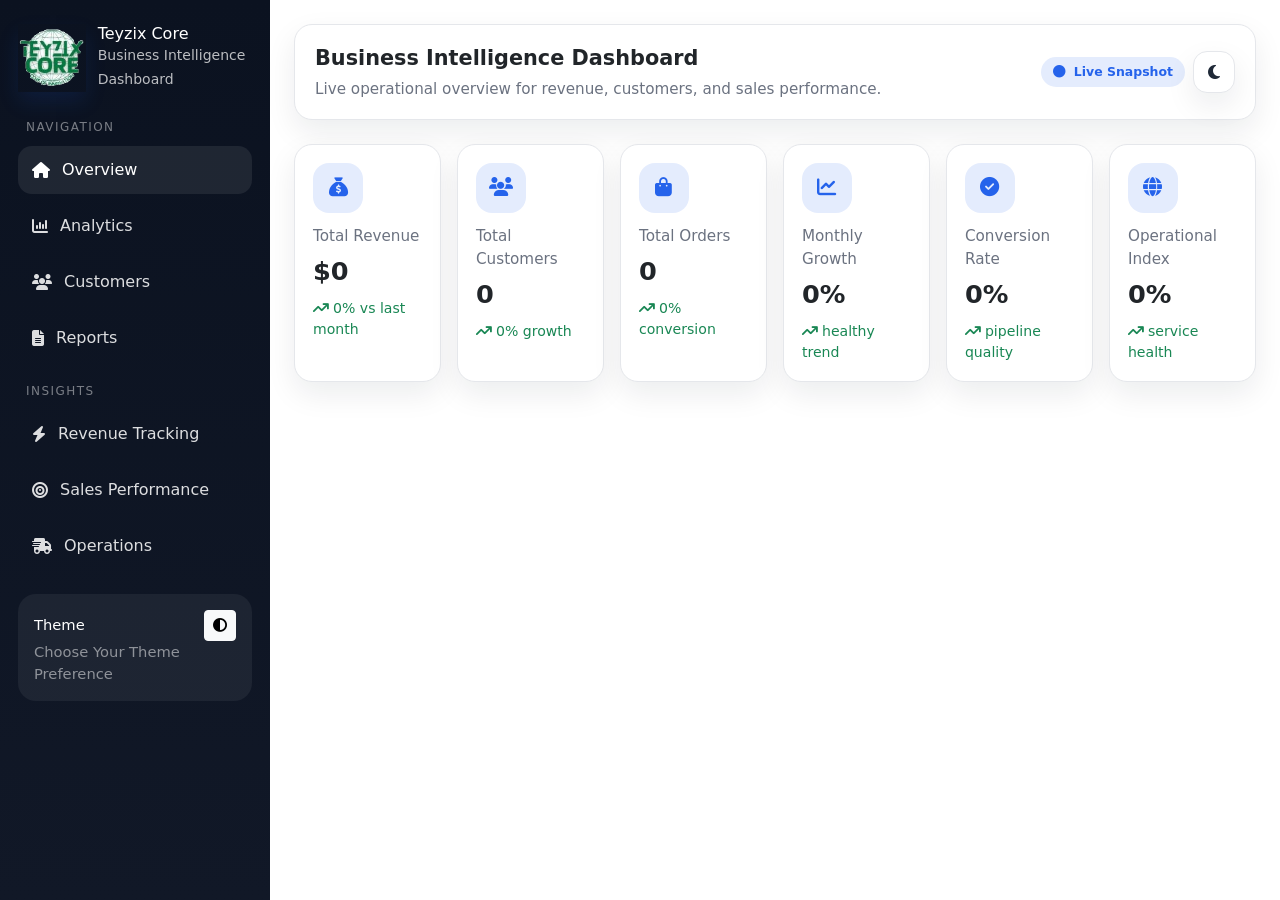
<file: index.html>
<!DOCTYPE html>
<html lang="en">

<head>
    <meta charset="UTF-8">
    <meta name="viewport" content="width=device-width, initial-scale=1.0">
    <title>TEYZIX CORE | Business intelligence Dashboard</title>
    <!-- CSS file -->
    <link rel="stylesheet" href="style.css">
    <!-- font awesome cdn -->
    <link rel="stylesheet" href="https://cdnjs.cloudflare.com/ajax/libs/font-awesome/6.5.0/css/all.min.css">
    <!-- Bootstrap cgn -->
    <link rel="stylesheet" href="https://cdn.jsdelivr.net/npm/bootstrap@5.3.3/dist/css/bootstrap.min.css">
</head>

<body>

    <section class="main-container">
        <!-- Sidebar -->
        <aside class="sidebar" id="sidebar">

            <div class="brand">
                <div class="brand-logo"><img src="./assets/logo.png" width="100%" alt="logo"></div>

                <section>
                    <h1>Teyzix Core</h1>
                    <small>Business Intelligence Dashboard</small>
                </section>
            </div>

            <div class="nav-title">
                Navigation
            </div>

            <a href="#overview" class="nav-link-custom active"><i class="fa-solid fa-house"></i> Overview</a>

            <a href="#analytics" class="nav-link-custom"><i class="fa-solid fa-chart-column"></i> Analytics</a>

            <a href="#customers" class="nav-link-custom"><i class="fa-solid fa-users"></i> Customers</a>

            <a href="#reports" class="nav-link-custom"><i class="fa-solid fa-file-lines"></i> Reports</a>

            <div class="nav-title">Insights</div>

            <a href="#" class="nav-link-custom"><i class="fa-solid fa-bolt"></i> Revenue Tracking</a>

            <a href="#" class="nav-link-custom"><i class="fa-solid fa-bullseye"></i> Sales Performance</a>

            <a href="#" class="nav-link-custom"><i class="fa-solid fa-truck-fast"></i> Operations</a>

            <div class="sidebar-footer mt-4">

                <div class="d-flex align-items-center justify-content-between flex-wrap gap-3">
                    <span>Theme</span>

                    <button class="btn btn-sm btn-light" id="themeToggleSide"><i
                            class="fa-solid fa-circle-half-stroke"></i></button>
                </div>

                <p class="mb-0 text-white-50">Choose Your Theme Preference</p>

            </div>

        </aside>

        <div class="sidebar-overlay" id="sidebarOverlay"></div>


        <!-- Main Content -->

        <main class="main-content">

            <!-- Header Section -->

            <section class="topbar d-flex align-items-center justify-content-between flex-wrap gap-3">
                <div>
                    <button class="icon-btn mobile-toggle me-2" id="menuToggle" aria-label="Toggle sidebar"><i
                            class="fa-solid fa-bars" id="menuIcon"></i></button>

                    <p class="title">Business Intelligence Dashboard</p>

                    <p class="subtitle">Live operational overview for revenue, customers, and sales performance.</p>

                </div>

                <div class="d-flex align-items-center gap-2 flex-wrap">
                    <span class="badge-soft"><i class="fa-solid fa-circle me-1"></i> Live Snapshot</span>
                    <button class="icon-btn" id="themeToggle"><i class="fa-solid fa-moon"></i></button>
                </div>
            </section>

            <!-- KPI Cards -->

            <section class="row g-3 mb-4">
                <div class="col-12 col-sm-6 col-xl-2">
                    <div class="card-soft kpi-card">
                        <div class="kpi-icon"><i class="fa-solid fa-sack-dollar"></i></div>
                        <div class="kpi-label">Total Revenue</div>
                        <p class="kpi-value" id="totalRevenue">$0</p>
                        <div class="kpi-change text-success"><i class="fa-solid fa-arrow-trend-up me-1"></i><span
                                id="revenueChange">0%</span> vs last month</div>
                    </div>
                </div>
                <!-- KPI Card #2 -->
                 <div class="col-12 col-sm-6 col-xl-2">
                    <div class="card-soft kpi-card">
                        <div class="kpi-icon"><i class="fa-solid fa-users"></i></div>
                        <div class="kpi-label">Total Customers</div>
                        <p class="kpi-value" id="totalCustomers">0</p>
                        <div class="kpi-change text-success"><i class="fa-solid fa-arrow-trend-up me-1"></i><span id="customerChange">0%</span> growth</div>
                    </div>
                </div>
                <!-- KPI Card #3 -->
                 <div class="col-12 col-sm-6 col-xl-2">
                    <div class="card-soft kpi-card">
                        <div class="kpi-icon"><i class="fa-solid fa-bag-shopping"></i></div>
                        <div class="kpi-label">Total Orders</div>
                        <p class="kpi-value" id="totalOrders">0</p>
                        <div class="kpi-change text-success"><i class="fa-solid fa-arrow-trend-up me-1"></i><span id="ordersChange">0%</span> conversion</div>
                    </div>
                </div>
                <!-- KPI Card #4 -->
                 <div class="col-12 col-sm-6 col-xl-2">
                    <div class="card-soft kpi-card">
                        <div class="kpi-icon"><i class="fa-solid fa-chart-line"></i></div>
                        <div class="kpi-label">Monthly Growth</div>
                        <p class="kpi-value" id="monthlyGrowth">0%</p>
                        <div class="kpi-change text-success"><i class="fa-solid fa-arrow-trend-up me-1"></i>healthy trend</div>
                    </div>
                </div>
                <!-- KPI Card #5 -->
                 <div class="col-12 col-sm-6 col-xl-2">
                    <div class="card-soft kpi-card">
                        <div class="kpi-icon"><i class="fa-solid fa-circle-check"></i></div>
                        <div class="kpi-label">Conversion Rate</div>
                        <p class="kpi-value" id="conversionRate">0%</p>
                        <div class="kpi-change text-success"><i class="fa-solid fa-arrow-trend-up me-1"></i>pipeline quality</div>
                    </div>
                </div>
                <!-- KPI Card #6 -->
                 <div class="col-12 col-sm-6 col-xl-2">
                    <div class="card-soft kpi-card">
                        <div class="kpi-icon"><i class="fa-solid fa-globe"></i></div>
                        <div class="kpi-label">Operational Index</div>
                        <p class="kpi-value" id="operationalIndex">0%</p>
                        <div class="kpi-change text-success"><i class="fa-solid fa-arrow-trend-up me-1"></i>service health</div>
                    </div>
                </div>
            </section>



        </main>

    </section>

    <script src="app.js"></script>
</body>

</html>
</file>
<file: style.css>
:root {
    --bg: #f4f7fb;
    --surface: #ffffff;
    --surface-2: #f8fafc;
    --text: #1f2937;
    --muted: #6b7280;
    --border: #e5e7eb;
    --primary: #2563eb;
    --primary-soft: rgba(37, 99, 235, 0.12);
    --success: #16a34a;
    --warning: #f59e0b;
    --danger: #dc2626;
    --shadow: 0 12px 30px rgba(15, 23, 42, 0.08);
    --radius: 18px;
}

body.dark {
    --bg: #0f172a;
    --surface: #111827;
    --surface-2: #1f2937;
    --text: #f9fafb;
    --muted: #9ca3af;
    --border: #334155;
    --primary-soft: rgba(59, 130, 246, 0.16);
    --shadow: 0 12px 30px rgba(0, 0, 0, 0.28);
}

* {
    box-sizing: border-box;
}

body {
    margin: 0;
    background: var(--bg);
    color: var(--text);
    font-family: Arial, Helvetica, sans-serif;
    transition: background 0.25s ease, color 0.25s ease;
}

.main-container {
    min-height: 100vh;
    display: flex;
}

/* sidebar */

.sidebar {
    width: 270px;
    background: linear-gradient(180deg, #0b1220, #111827);
    color: #fff;
    padding: 24px 18px;
    position: fixed;
    inset: 0 auto 0 0;
    overflow-y: auto;
    z-index: 1030;
}

.brand {
    display: flex;
    align-items: center;
    gap: 12px;
    margin-bottom: 26px;
}

.brand-logo {
    display: grid;
    place-items: center;
    box-shadow: 0 10px 20px var(--primary-soft);
}

.brand h1 {
    font-size: 1rem;
    margin: 0;
    line-height: 1.2;
}

.brand small {
    color: rgba(255, 255, 255, 0.72);
}

.nav-title {
    font-size: 0.75rem;
    text-transform: uppercase;
    letter-spacing: 0.12em;
    color: rgba(255, 255, 255, 0.45);
    margin: 20px 8px 10px;
}

.nav-link-custom {
    display: flex;
    align-items: center;
    gap: 12px;
    padding: 12px 14px;
    border-radius: 14px;
    color: rgba(255, 255, 255, 0.86);
    text-decoration: none;
    margin-bottom: 8px;
    transition: 0.2s ease;
}

.nav-link-custom:hover,
.nav-link-custom.active {
    background: rgba(255, 255, 255, 0.08);
    color: #fff;
}


.sidebar-footer {
    margin-top: 24px;
    padding: 16px;
    border-radius: 18px;
    background: rgba(255, 255, 255, 0.06);
    font-size: 0.92rem;
}

/* Main Area */

.main-content {
    margin-left: 270px;
    width: calc(100% - 270px);
    padding: 24px;
}

.topbar {
    background: var(--surface);
    border: 1px solid var(--border);
    box-shadow: var(--shadow);
    border-radius: var(--radius);
    padding: 18px 20px;
    margin-bottom: 24px;
}

.topbar .title {
    font-size: 1.3rem;
    font-weight: 700;
    margin: 0;
}

.topbar .subtitle {
    font-size: 0.95rem;
    color: var(--muted);
    margin: 4px 0 0;
}

.icon-btn {
    border: 1px solid var(--border);
    background: var(--surface);
    color: var(--text);
    border-radius: 14px;
    width: 42px;
    height: 42px;
    display: inline-flex;
    align-items: center;
    justify-content: center;
    box-shadow: var(--shadow);
}

.card-soft {
    background: var(--surface);
    border: 1px solid var(--border);
    border-radius: var(--radius);
    box-shadow: var(--shadow);
}

.kpi-card {
    padding: 18px;
    height: 100%;
    transition: transform 0.2s ease;
}

.kpi-card:hover {
    transform: translateY(-3px);
}

.kpi-icon {
    width: 50px;
    height: 50px;
    border-radius: 16px;
    display: grid;
    place-items: center;
    background: var(--primary-soft);
    color: var(--primary);
    font-size: 1.2rem;
    margin-bottom: 12px;
}

.kpi-label {
    font-size: 0.95rem;
    color: var(--muted);
    margin-bottom: 4px;
}

.kpi-value {
    font-size: 1.6rem;
    font-weight: 800;
    margin: 0;
}

.kpi-change {
    font-size: 0.88rem;
    margin-top: 8px;
}

.section-title {
    font-size: 1rem;
    font-weight: 700;
    margin-bottom: 14px;
}

.chart-box {
    padding: 18px;
    height: 100%;
}

.chart-header {
    display: flex;
    justify-content: space-between;
    align-items: center;
    gap: 10px;
    margin-bottom: 14px;
}

.chart-note {
    font-size: 0.85rem;
    color: var(--muted);
}

/* All Charts styling */

.bars-chart {
    display: flex;
    align-items: end;
    gap: 10px;
    height: 230px;
    padding: 10px 2px 0;
    border-bottom: 1px solid var(--border);
}

.bar-wrap {
    flex: 1;
    display: flex;
    flex-direction: column;
    align-items: center;
    justify-content: end;
    gap: 8px;
    height: 100%;
    min-width: 0;
}

.bar {
    width: 100%;
    max-width: 42px;
    border-radius: 12px 12px 0 0;
    background: linear-gradient(180deg, #60a5fa, #2563eb);
    min-height: 8px;
    transition: height 0.5s ease;
    box-shadow: 0 10px 18px rgba(37, 99, 235, 0.2);
}

.bar-label {
    font-size: 0.78rem;
    color: var(--muted);
}

.compare-chart .compare-row {
    display: grid;
    grid-template-columns: 110px 1fr 52px;
    gap: 10px;
    align-items: center;
    margin-bottom: 14px;
}

.compare-track {
    height: 14px;
    background: var(--surface-2);
    border-radius: 999px;
    overflow: hidden;
    border: 1px solid var(--border);
}

.compare-fill {
    height: 100%;
    border-radius: inherit;
    background: linear-gradient(90deg, #22c55e, #16a34a);
}

.line-chart {
    position: relative;
    height: 230px;
    padding: 18px 10px 10px;
    border-bottom: 1px solid var(--border);
    background-image: linear-gradient(to right, transparent 0, transparent 24%, rgba(148, 163, 184, 0.12) 24%, rgba(148, 163, 184, 0.12) 25%, transparent 25%, transparent 49%, rgba(148, 163, 184, 0.12) 49%, rgba(148, 163, 184, 0.12) 50%, transparent 50%, transparent 74%, rgba(148, 163, 184, 0.12) 74%, rgba(148, 163, 184, 0.12) 75%, transparent 75%);
}

.line-point {
    position: absolute;
    width: 12px;
    height: 12px;
    border-radius: 50%;
    background: #f59e0b;
    transform: translate(-50%, 50%);
    box-shadow: 0 0 0 6px rgba(245, 158, 11, 0.15);
}

.line-link {
    position: absolute;
    height: 4px;
    background: linear-gradient(90deg, #f59e0b, #f97316);
    transform-origin: left center;
    border-radius: 999px;
}

.donut-wrap {
    display: flex;
    align-items: center;
    justify-content: center;
    min-height: 230px;
    padding: 14px;
}

.donut {
    width: 210px;
    aspect-ratio: 1;
    border-radius: 50%;
    background: conic-gradient(#2563eb 0 28%, #16a34a 28% 50%, #f59e0b 50% 72%, #ef4444 72% 100%);
    position: relative;
    box-shadow: 0 14px 25px rgba(15, 23, 42, 0.12);
}

.donut::after {
    content: "";
    position: absolute;
    inset: 22%;
    border-radius: 50%;
    background: var(--surface);
    border: 1px solid var(--border);
}

.donut-center {
    position: absolute;
    inset: 0;
    display: flex;
    align-items: center;
    justify-content: center;
    flex-direction: column;
    z-index: 2;
    text-align: center;
}

.donut-center strong {
    font-size: 1.4rem;
    display: block;
}

.legend-list {
    display: grid;
    gap: 10px;
    margin-top: 14px;
}

.legend-item {
    display: flex;
    align-items: center;
    justify-content: space-between;
    gap: 10px;
    font-size: 0.92rem;
}

.legend-left {
    display: flex;
    align-items: center;
    gap: 10px;
}

.legend-dot {
    width: 11px;
    height: 11px;
    border-radius: 50%;
    display: inline-block;
}

.table-card {
    padding: 18px;
}

.form-control,
.form-select {
    background: var(--surface);
    color: var(--text);
    border-color: var(--border);
    border-radius: 14px;
}

.form-control::placeholder {
    color: var(--muted);
}

.table {
    color: var(--text);
    margin-bottom: 0;
}

.table thead th {
    color: var(--muted);
    font-size: 0.85rem;
    border-bottom: 1px solid var(--border);
    cursor: pointer;
    user-select: none;
}

.table tbody td {
    border-top: 1px solid var(--border);
    vertical-align: middle;
}

.status-pill {
    padding: 7px 12px;
    border-radius: 999px;
    font-size: 0.8rem;
    font-weight: 700;
    display: inline-block;
}

.status-active {
    background: rgba(34, 197, 94, 0.14);
    color: #16a34a;
}

.status-pending {
    background: rgba(245, 158, 11, 0.14);
    color: #d97706;
}

.status-churned {
    background: rgba(239, 68, 68, 0.14);
    color: #dc2626;
}

.report-card {
    padding: 18px;
}

.report-item {
    padding: 14px 0;
    border-bottom: 1px solid var(--border);
}

.report-item:last-child {
    border-bottom: 0;
    padding-bottom: 0;
}

.report-item:first-child {
    padding-top: 0;
}

.badge-soft {
    background: var(--primary-soft);
    color: var(--primary);
    border-radius: 999px;
    padding: 6px 12px;
    font-size: 0.78rem;
    font-weight: 700;
}

.mobile-toggle {
    display: none;
}

.sidebar-overlay {
    position: fixed;
    inset: 0;
    background: rgba(15, 23, 42, 0.5);
    backdrop-filter: blur(2px);
    opacity: 0;
    visibility: hidden;
    pointer-events: none;
    transition: 0.25s ease;
    z-index: 1020;
}

.sidebar-overlay.show {
    opacity: 1;
    visibility: visible;
    pointer-events: auto;
}

@media (max-width: 991px) {
    .sidebar {
        transform: translateX(-100%);
        transition: transform 0.25s ease;
    }

    .sidebar.show {
        transform: translateX(0);
    }

    .main-content {
        margin-left: 0;
        width: 100%;
    }

    .mobile-toggle {
        display: inline-flex;
        position: fixed;
        top: 16px;
        left: 16px;
        z-index: 1055;
    }

    .topbar {
        padding-top: 68px;
    }
}

@media (max-width: 767px) {
    .main-content {
        padding: 14px;
    }

    .topbar,
    .kpi-card,
    .chart-box,
    .table-card,
    .report-card {
        border-radius: 16px;
    }

    .compare-chart .compare-row {
        grid-template-columns: 88px 1fr 46px;
    }

    .table-responsive {
        border-radius: 16px;
    }
}
</file>
